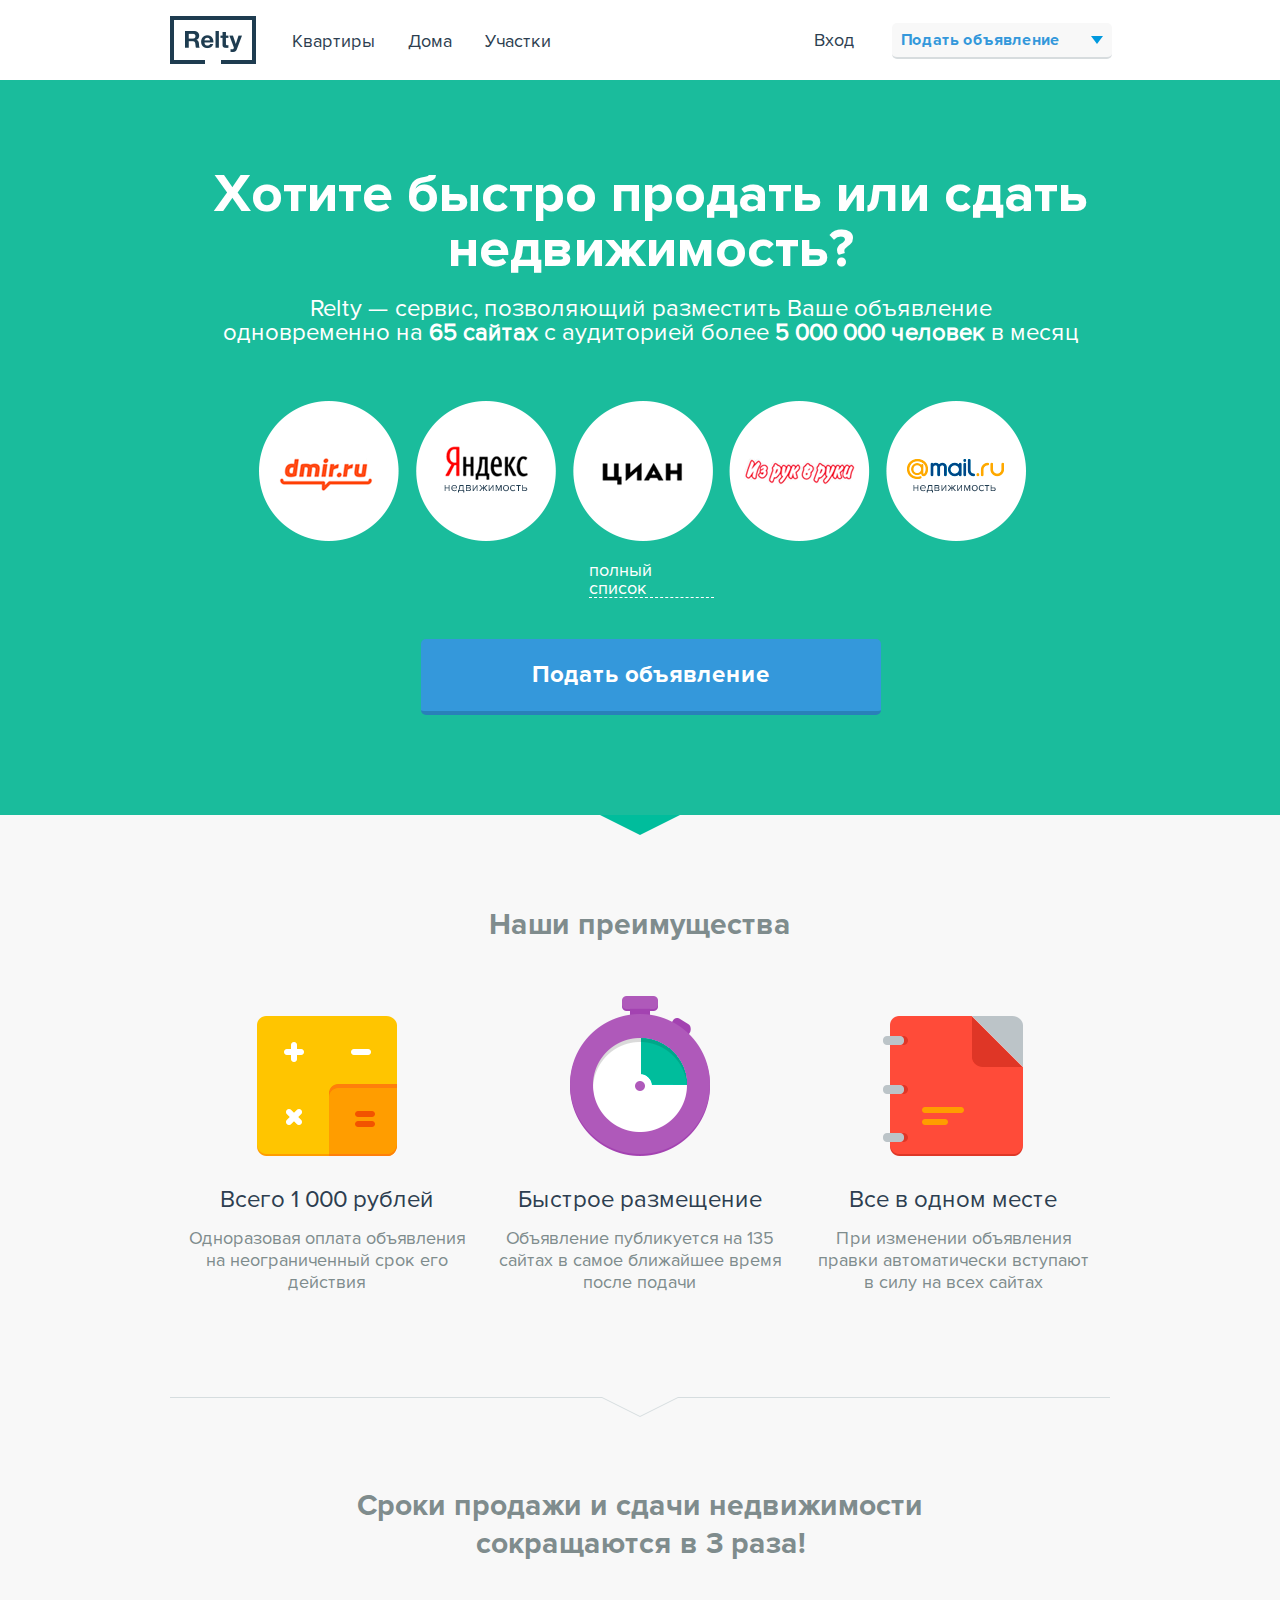
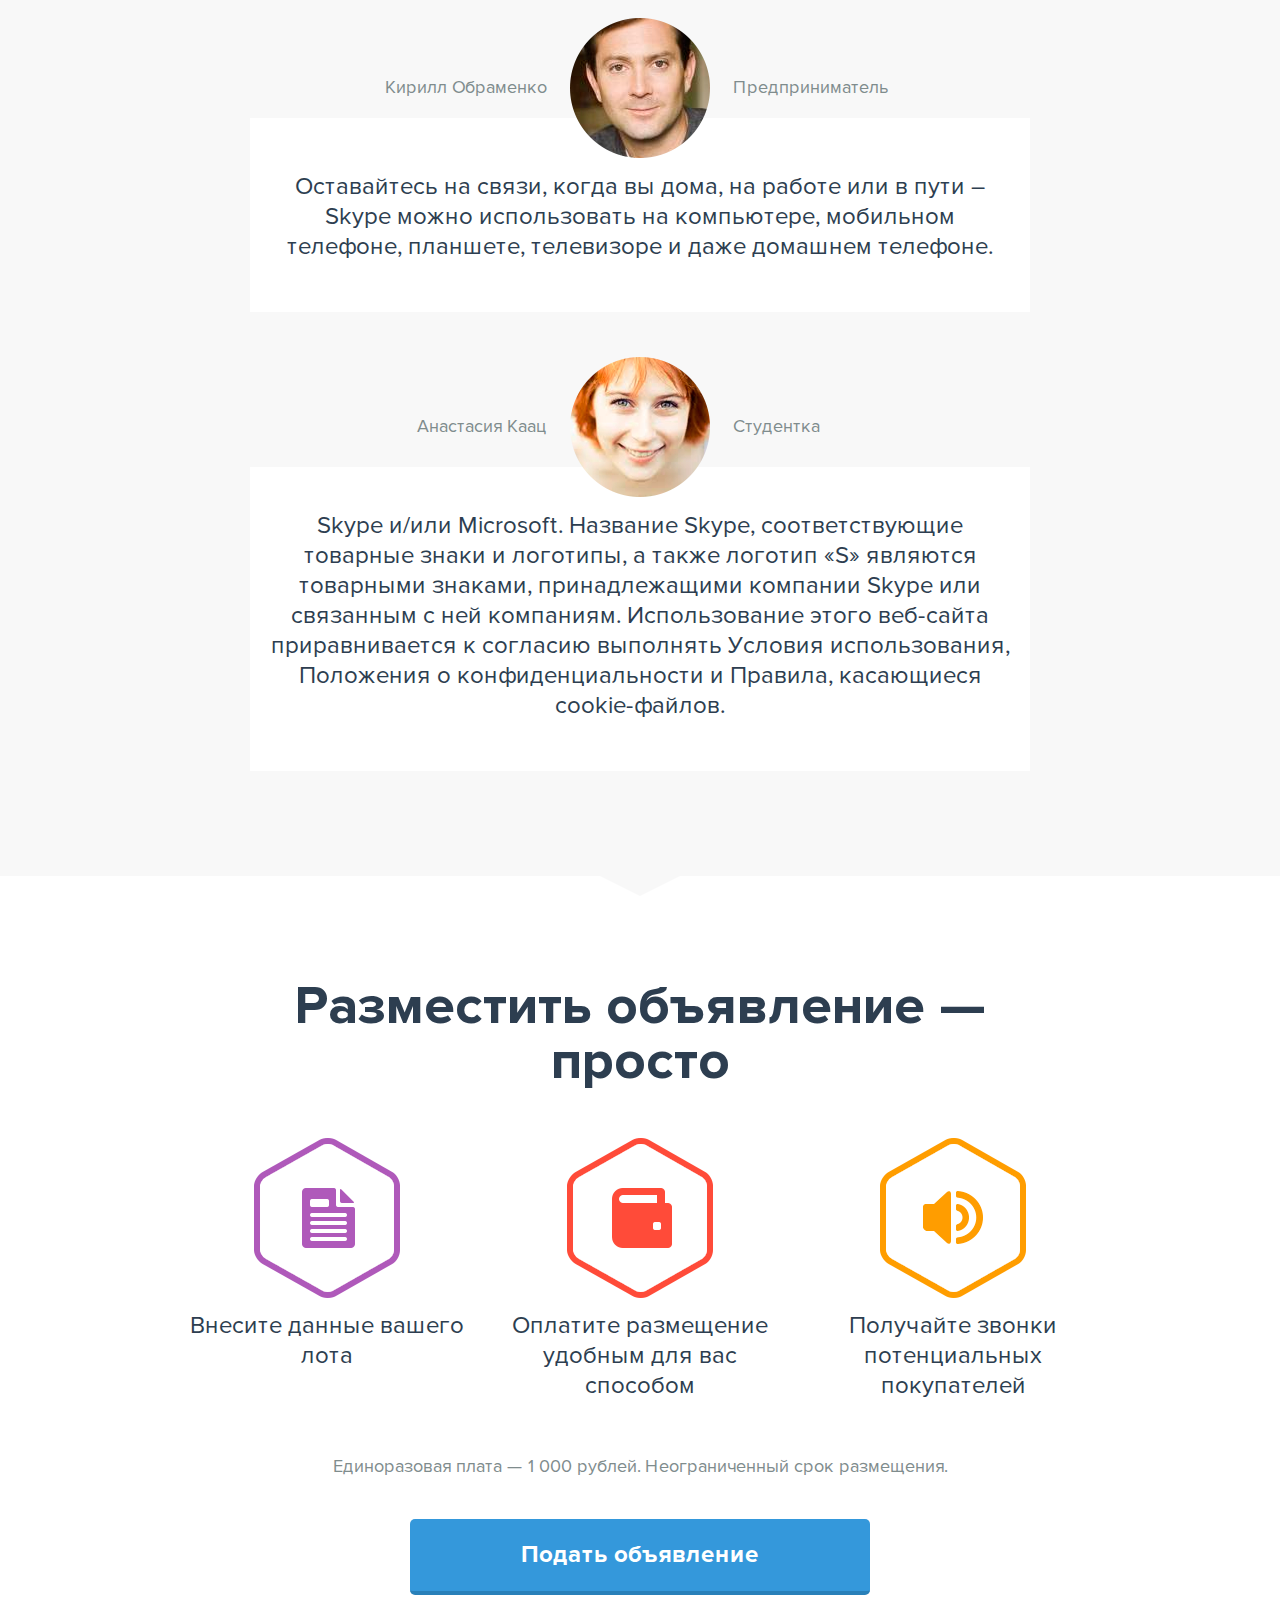
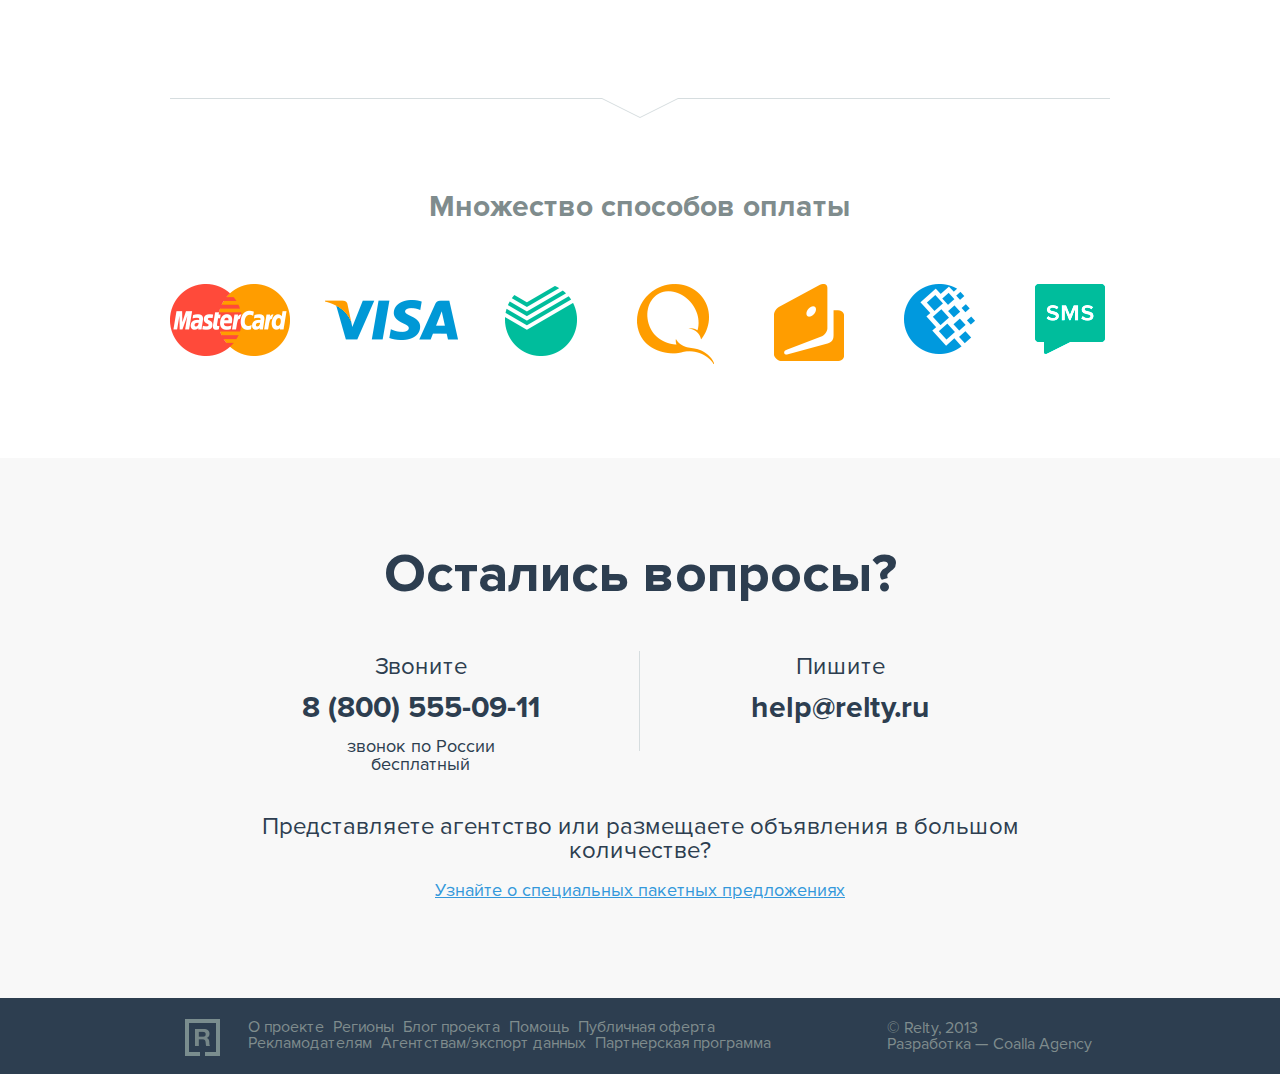
<file: index.html>
<!DOCTYPE html>
<!--[if lt IE 7]><html lang="ru" class="lt-ie9 lt-ie8 lt-ie7"><![endif]-->
<!--[if IE 7]><html lang="ru" class="lt-ie9 lt-ie8"><![endif]-->
<!--[if IE 8]><html lang="ru" class="lt-ie9"><![endif]-->
<!--[if gt IE 8]><!-->
<html lang="ru">
<!--<![endif]-->
<head>
	<meta charset="utf-8" />
	<title>Coalla</title>
	<meta name="description" content="" />
	<meta http-equiv="X-UA-Compatible" content="IE=edge" />
	<meta name="viewport" content="width=device-width, initial-scale=1.0" />
	<link rel="shortcut icon" href="img/favicon1.png" />
	<link rel="stylesheet" href="libs/bootstrap/bootstrap-grid-3.3.1.min.css" />
	<link rel="stylesheet" href="css/screen.css" />
</head>
<body>

<header class="container">
	<div class="col-xs-1">
		<img src="img/logoheader.png">
	</div>
	<div class="col-xs-7">
		<a href="">Квартиры</a>
		<a href="">Дома</a>
		<a href="">Участки</a>
	</div>
	<div class="col-xs-4">
		<a href="#" class="enter">Вход</a>
		<div class="box2">
	    <h3>Подать объявление<span class="expand2"></span></h3>
		    <ul>
		        <li>Земельный участок</li>
		        <li>Участок с домом</li>
		        <li>Квартира</li>
		        <li class="noactive">Комната</li>
		    </ul>
		</div>
	</div>
</header>
<div class="property">
	<div class="container">
		<h1>Хотите быстро продать или сдать <br/>недвижимость?</h1>
		<p>Relty — сервис, позволяющий разместить Ваше объявление <br/>
			 одновременно на <b>65 сайтах</b> c аудиторией более <b>5 000 000 человек</b> в месяц
		</p>
		<div class="col-xs-1"></div>
		<div class="col-xs-2"><img src="img/pr1.png"></div>
		<div class="col-xs-2"><img src="img/pr2.png"></div>
		<div class="col-xs-2"><img src="img/pr3.png"></div>
		<div class="col-xs-2"><img src="img/pr4.png"></div>
		<div class="col-xs-2"><img src="img/pr5.png"></div>
		<a href="#">полный список</a>
		<button>Подать объявление</button>
	</div>
</div>
<div class="advantages">
	<div class="container">
		<h3>Наши преимущества</h3>
		<div class="col-xs-4">
			<img src="img/prop1.png">
			<h5>Всего 1 000 рублей</h5>
			<p>Одноразовая оплата объявления на неограниченный срок его действия</p>
		</div>
		<div class="col-xs-4">
			<img src="img/prop2.png" class="topon">
			<h5>Быстрое размещение</h5>
			<p>Объявление публикуется на 135 сайтах в самое ближайшее время после подачи</p>
		</div>
		<div class="col-xs-4">
			<img src="img/prop3.png">
			<h5>Все в одном месте</h5>
			<p>При изменении объявления  правки автоматически вступают в силу на всех сайтах</p>
		</div>
	</div>
</div>
<div class="dates">
	<div class="container">
		<h3>Сроки продажи и сдачи недвижимости <br/> сокращаются в 3 раза!</h3>
		<div class="col-xs-5">Кирилл Обраменко</div>
		<div class="col-xs-2"><img src="img/dates1.png"></div>
		<div class="col-xs-5 left5">Предприниматель</div>
		<p>Оставайтесь на связи, когда вы дома, на работе или в пути – <br/>Skype можно использовать на компьютере, мобильном <br/>телефоне, планшете, телевизоре и даже домашнем телефоне.</p>
		<div class="col-xs-5">Анастасия Каац</div>
		<div class="col-xs-2"><img src="img/dates2.png"></div>
		<div class="col-xs-5 left5">Студентка</div>
		<p class="dateslast">Skype и/или Microsoft. Название Skype, соответствующие<br/>
		 товарные знаки и логотипы, а также логотип «S» являются<br/>
		  товарными знаками, принадлежащими компании Skype или<br/>
		   связанным с ней компаниям. Использование этого веб-сайта<br/>
		    приравнивается к согласию выполнять Условия использования,<br/>
		     Положения о конфиденциальности и Правила, касающиеся<br/>
		      cookie-файлов.</p>

	</div>
</div>
<div class="place">
	<div class="container">
		<h2>Разместить объявление —<br/> просто</h2>
		<div class="col-xs-4">
			<img src="img/pl1.png">	
			<p>Внесите данные вашего лота</p>
		</div>
		<div class="col-xs-4">
			<img src="img/pl2.png">	
			<p>Оплатите размещение удобным для вас способом</p>
		</div>
		<div class="col-xs-4">
			<img src="img/pl3.png">	
			<p>Получайте звонки потенциальных покупателей</p>
		</div>
		<p class="payplace">Единоразовая плата — 1 000 рублей. Неограниченный срок размещения.</p>
		<button>Подать объявление</button>
	</div>
</div>
<div class="pay">
	<div class="container">
		<h3>Множество способов оплаты</h3>
		<img src="img/pay1.png" class="pay1">
		<img src="img/pay2.png" class="pay2">
		<img src="img/pay3.png" class="pay3">
		<img src="img/pay4.png" class="pay4">
		<img src="img/pay5.png" class="pay5">
		<img src="img/pay6.png" class="pay6">
		<img src="img/pay7.png" class="pay7">
	</div>
</div>
<div class="question">
	<div class="container">
		<h2>Остались вопросы?</h2>
		<div class="col-xs-5 queleft">
			<p>Звоните</p>
			<h4>8 (800) 555-09-11</h4>
			<span>звонок по России бесплатный</span>
		</div>
		<div class="col-xs-2">
			<img src="img/plashka.png">
		</div>
		<div class="col-xs-5 queright">
			<p>Пишите</p>
			<h4>help@relty.ru</h4>
		</div>
		<p>Представляете агентство или размещаете объявления в большом<br/> количестве?</p>
		<a href="#">Узнайте о специальных пакетных предложениях</a>
	</div>
</div>
<footer>
	<div class="container">
		<div class="col-xs-1">
			<img src="img/logofooter.png">
		</div>
		<div class="col-xs-7">
			<a href="#">О проекте</a>
			<a href="#">Регионы</a>
			<a href="#">Блог проекта</a>
			<a href="#">Помощь</a>
			<a href="#">Публичная оферта</a><br/>
			<a href="#">Рекламодателям</a>
			<a href="#">Агентствам/экспорт данных</a>
			<a href="#">Партнерская программа </a>
		</div>
		<div class="col-xs-4">
			© Relty, 2013   <br/>
			Разработка — <a href="#">Coalla Agency</a>
		</div>
	</div>
	
</footer>








	<!--[if lt IE 9]>
	<script src="libs/html5shiv/es5-shim.min.js"></script>
	<script src="libs/html5shiv/html5shiv.min.js"></script>
	<script src="libs/html5shiv/html5shiv-printshiv.min.js"></script>
	<script src="libs/respond/respond.min.js"></script>
	<![endif]-->
	<script src="libs/jquery/jquery-1.11.1.min.js"></script>	
	<script type="text/javascript" src="libs/jqueryrotate.2.1/jqueryrotate.2.1.js"></script>

	<script src="js/common.js"></script>
	<!-- Yandex.Metrika counter --><!-- /Yandex.Metrika counter -->
	<!-- Google Analytics counter --><!-- /Google Analytics counter -->
</body>
</html>
</file>
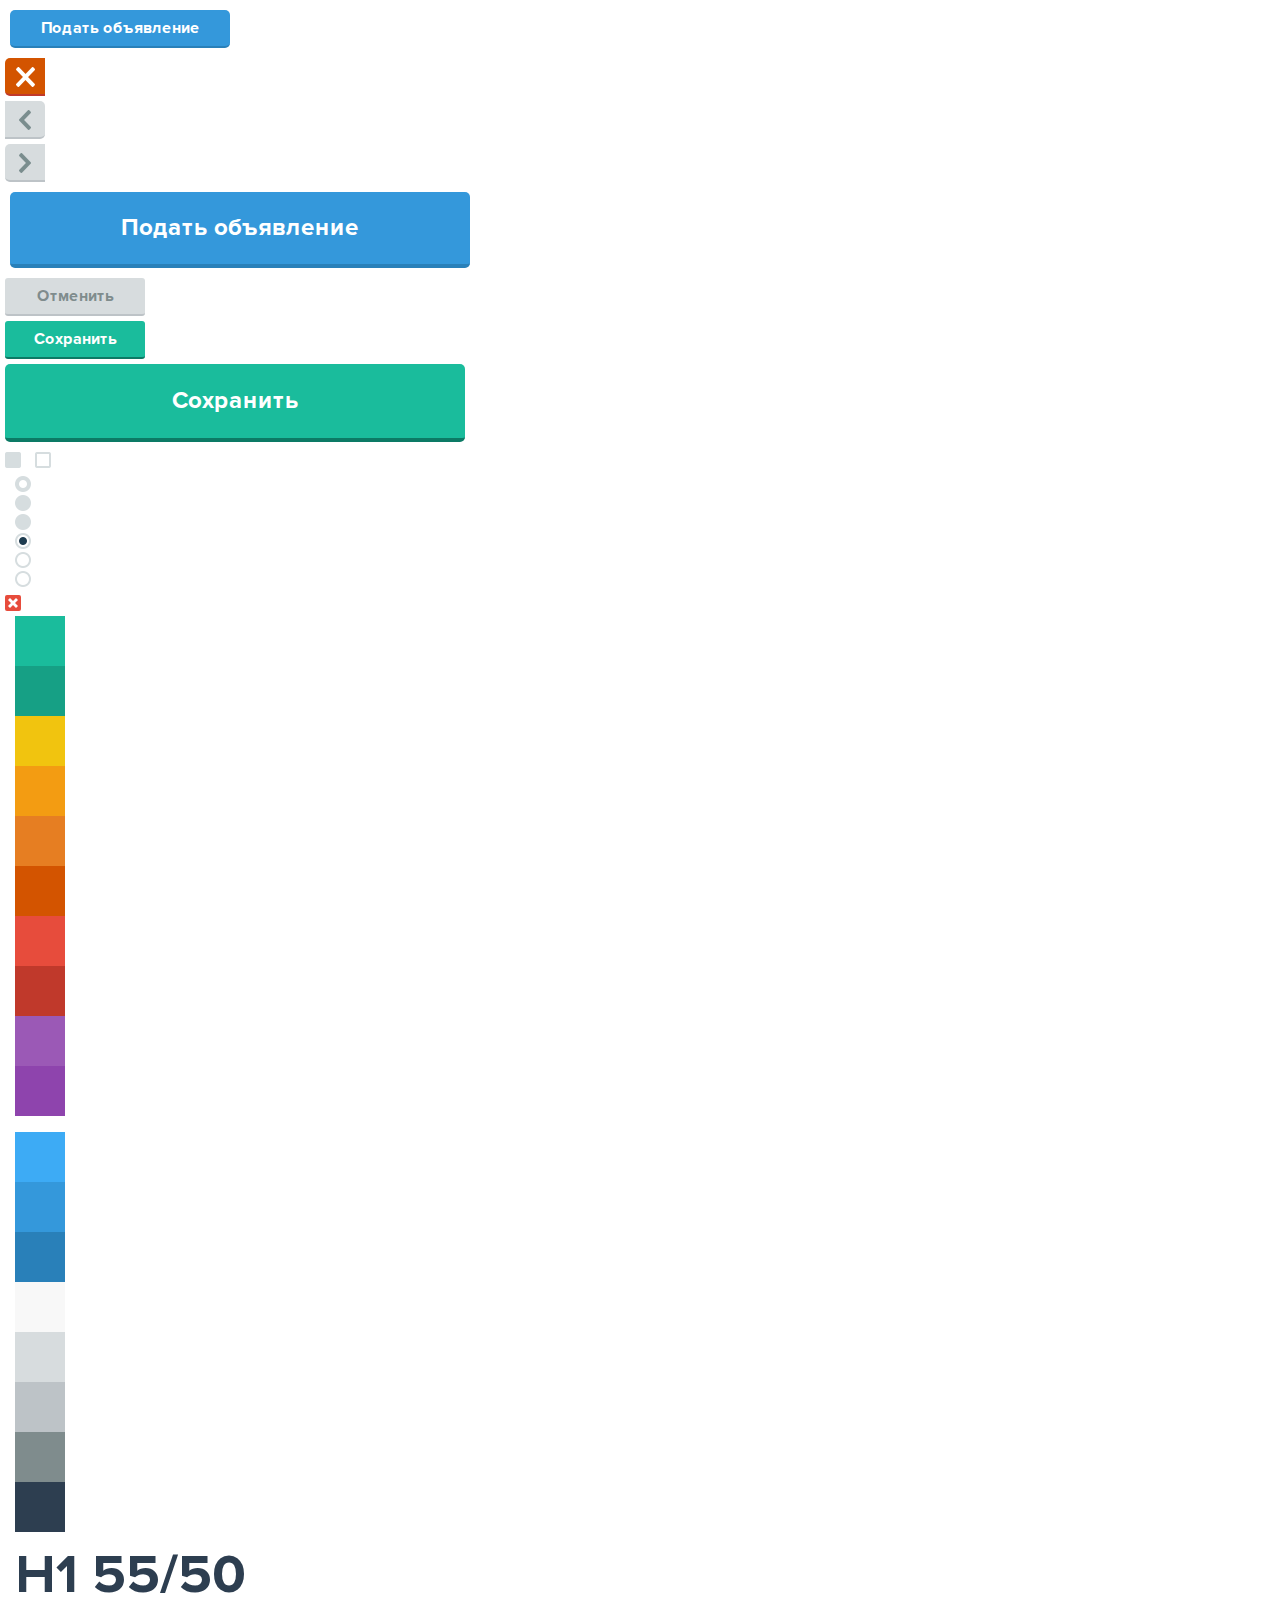
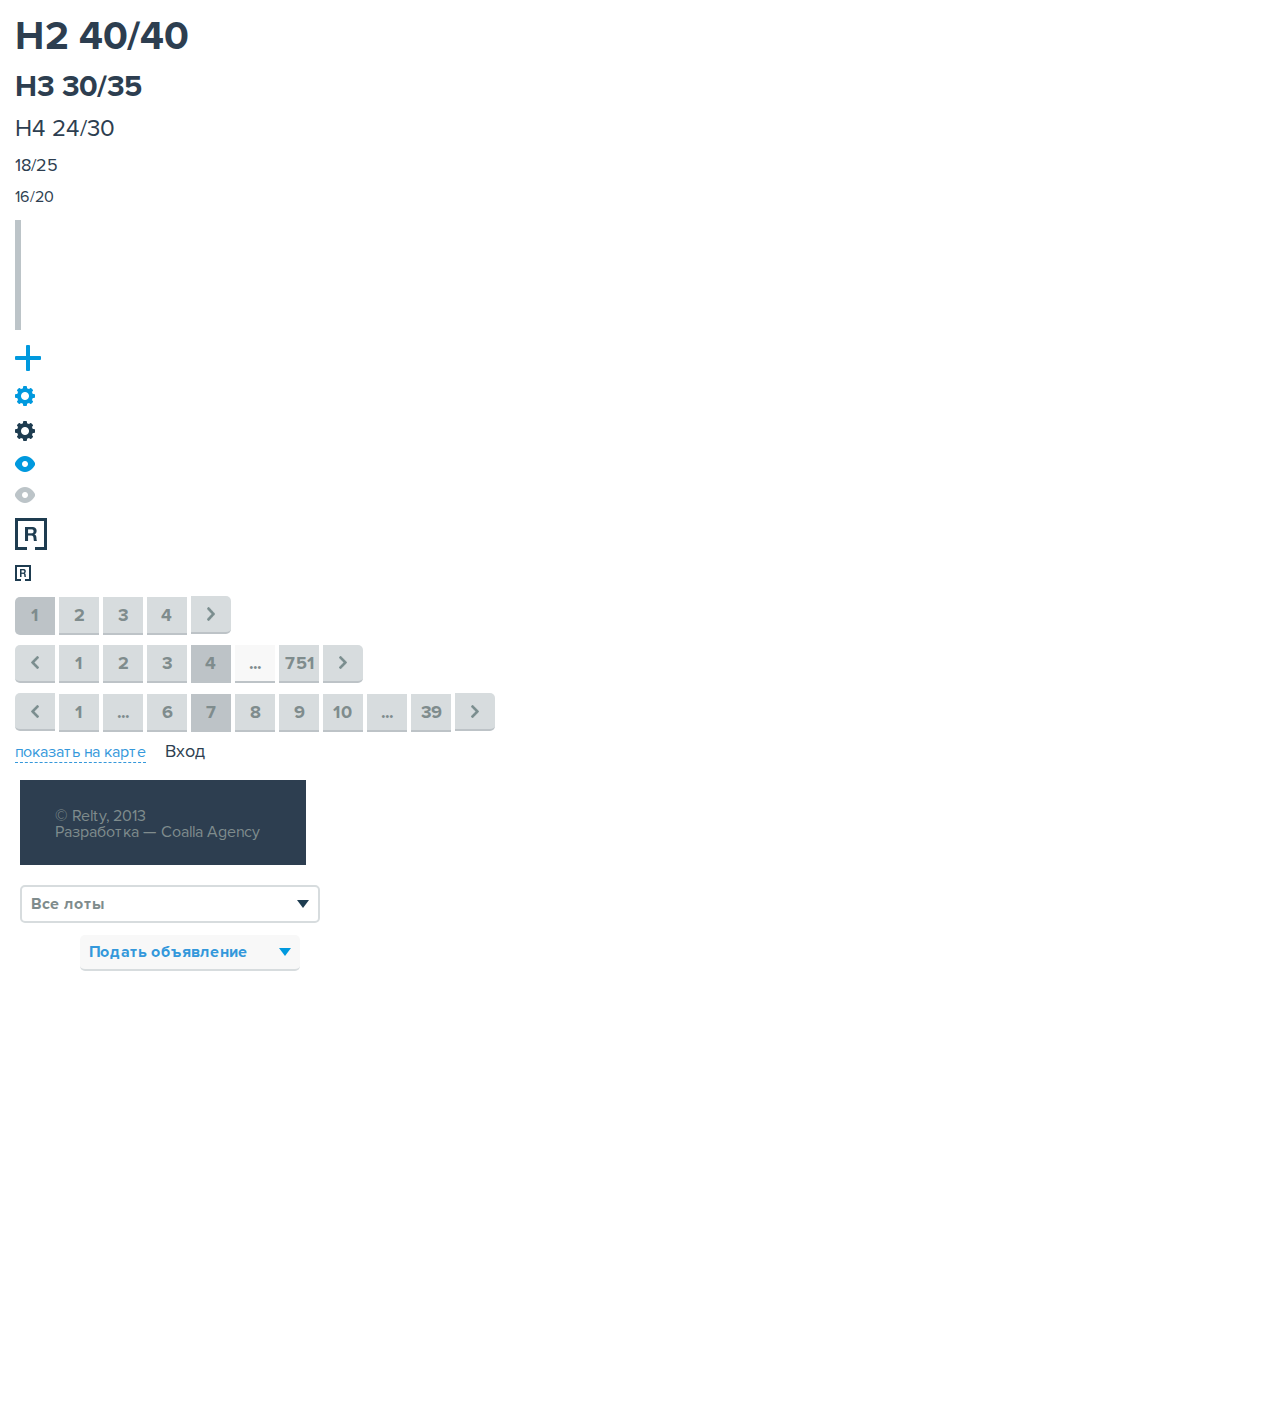
<file: index2.html>
<!DOCTYPE html>
<!--[if lt IE 7]><html lang="ru" class="lt-ie9 lt-ie8 lt-ie7"><![endif]-->
<!--[if IE 7]><html lang="ru" class="lt-ie9 lt-ie8"><![endif]-->
<!--[if IE 8]><html lang="ru" class="lt-ie9"><![endif]-->
<!--[if gt IE 8]><!-->
<html lang="ru">
<!--<![endif]-->
<head>
	<meta charset="utf-8" />
	<title>Coalla2</title>
	<meta name="description" content="" />
	<meta http-equiv="X-UA-Compatible" content="IE=edge" />
	<meta name="viewport" content="width=device-width, initial-scale=1.0" />
	<link rel="shortcut icon" href="img/favicon1.png" />
	<link rel="stylesheet" href="libs/bootstrap/bootstrap-grid-3.3.1.min.css" />
	<link rel="stylesheet" href="css/screen.css" />
</head>
<body style="height:3000px;">
<div class="coalla2">
	<button class="btn1">Подать объявление</button>
	<button class="btn2"><img src="img/del.png"></button>
	<button class="btn3"><img src="img/arrowleft.png"></button>
	<button class="btn4"><img src="img/arrowright.png"></button>	
	<button class="btn5">Подать объявление</button>
	<button class="btn6">Отменить</button>
	<button class="btn7">Сохранить</button>
	<button class="btn8">Сохранить</button>

	
	<span class="niceCheck"><input type="checkbox" name="ch1" /></span>


	<span class="niceCheck2"><input type="checkbox" name="ch1" /></span>



	<div class="rd">
		<input type="radio" class="niceRadio" name="myradio" id="myradio1" tabindex="1" checked="checked"/> <label for="myradio1">первый</label>
	</div>
	<div class="rd">
		<input type="radio" class="niceRadio" name="myradio" id="myradio2" tabindex="2" /> <label for="myradio2">второй</label>
	</div>
	<div class="rd">
		<input type="radio" class="niceRadio" name="myradio" id="myradio3" tabindex="3" /> <label for="myradio3">третий</label>
	</div>


	<div class="rd">
		<input type="radio" class="niceRadio2" name="myradio" id="myradio4" tabindex="4" checked="checked"/> <label for="myradio1">первый</label>
	</div>
	<div class="rd">
		<input type="radio" class="niceRadio2" name="myradio" id="myradio5" tabindex="5" /> <label for="myradio2">второй</label>
	</div>
	<div class="rd">
		<input type="radio" class="niceRadio2" name="myradio" id="myradio6" tabindex="6" /> <label for="myradio3">третий</label>
	</div>


	<button class="btn9"><img src="img/del2.png"></button>

	<div class="color color1"></div>
	<div class="color color2"></div>
	<div class="color color3"></div>
	<div class="color color4"></div>
	<div class="color color5"></div>
	<div class="color color6"></div>
	<div class="color color7"></div>
	<div class="color color8"></div>
	<div class="color color9"></div>
	<div class="color color10"></div>
	<br/>
	<div class="color color11"></div>
	<div class="color color12"></div>
	<div class="color color13"></div>
	<div class="color color14"></div>
	<div class="color color15"></div>
	<div class="color color16"></div>
	<div class="color color17"></div>
	<div class="color color18"></div>

	<h1>Н1 55/50</h1>
	<h2>Н2 40/40</h2>
	<h3>Н3 30/35</h3>
	<h4>Н4 24/30</h4>
	<h5>18/25</h5>
	<h6>16/20</h6>

	<div class="imgall">
		<img src="img/scrollbar.png">
		<img src="img/plus.png">
		<img src="img/rounded1.png">
		<img src="img/rounded2.png">
		<img src="img/eye1.png">
		<img src="img/eye2.png">
		<img src="img/favicon1.png">
		<img src="img/favicon2.png">
	</div>



	<div class="btns">
		<button class="active">1</button>
		<button>2</button>
		<button>3</button>
		<button>4</button>		
		<button><img src="img/arrowright2.png"></button>
	</div>



	<div class="btns">
		<button><img src="img/arrowleft2.png"></button>
		<button>1</button>
		<button>2</button>
		<button>3</button>
		<button class="active">4</button>
		<button class="point">...</button>
		<button>751</button>	
		<button><img src="img/arrowright2.png"></button>
	</div>



	<div class="btns">
		<button><img src="img/arrowleft2.png"></button>
		<button>1</button>
		<button>...</button>
		<button>6</button>
		<button class="active">7</button>
		<button>8</button>
		<button>9</button>
		<button>10</button>
		<button>...</button>
		<button>39</button>	
		<button><img src="img/arrowright2.png"></button>
	</div>




	<a href="#" class="onmap">показать на карте</a>


	<a href="#" class="enter2">Вход</a>


	<div class="footer">
		© Relty, 2013  <br/>
		Разработка — <a href="#">Coalla Agency</a>
	</div>



	<div class="box">
	    <h3>Все лоты<span class="expand"></span></h3>
	    <ul>
	        <li>Опубликованные</li>
	        <li>В архиве</li>
	        <li>Отклоненные</li>
	        <li>Синхронизируются</li>
	    </ul>
	</div>


	<div class="box2">
	    <h3>Подать объявление<span class="expand2"></span></h3>
	    <ul>
	        <li>Земельный участок</li>
	        <li>Участок с домом</li>
	        <li>Квартира</li>
	        <li class="noactive">Комната</li>
	    </ul>
	</div>



</div>

	







	<!--[if lt IE 9]>
	<script src="libs/html5shiv/es5-shim.min.js"></script>
	<script src="libs/html5shiv/html5shiv.min.js"></script>
	<script src="libs/html5shiv/html5shiv-printshiv.min.js"></script>
	<script src="libs/respond/respond.min.js"></script>
	<![endif]-->
	<script src="libs/jquery/jquery-1.11.1.min.js"></script>
	<script type="text/javascript" src="libs/jqueryrotate.2.1/jqueryrotate.2.1.js"></script>
	<script src="js/common.js"></script>
	<!-- Yandex.Metrika counter --><!-- /Yandex.Metrika counter -->
	<!-- Google Analytics counter --><!-- /Google Analytics counter -->
</body>
</html>
</file>
<file: css/screen.css>
@charset "UTF-8";
/* Welcome to Compass.
 * In this file you should write your main styles. (or centralize your imports)
 * Import this file using the following HTML or equivalent:
 * <link href="/stylesheets/screen.css" media="screen, projection" rel="stylesheet" type="text/css" /> */
/* line 5, C:/Ruby22-x64/lib/ruby/gems/2.2.0/gems/compass-core-1.0.3/stylesheets/compass/reset/_utilities.scss */
html, body, div, span, applet, object, iframe,
h1, h2, h3, h4, h5, h6, p, blockquote, pre,
a, abbr, acronym, address, big, cite, code,
del, dfn, em, img, ins, kbd, q, s, samp,
small, strike, strong, sub, sup, tt, var,
b, u, i, center,
dl, dt, dd, ol, ul, li,
fieldset, form, label, legend,
table, caption, tbody, tfoot, thead, tr, th, td,
article, aside, canvas, details, embed,
figure, figcaption, footer, header, hgroup,
menu, nav, output, ruby, section, summary,
time, mark, audio, video {
  margin: 0;
  padding: 0;
  border: 0;
  font: inherit;
  font-size: 100%;
  vertical-align: baseline;
}

/* line 22, C:/Ruby22-x64/lib/ruby/gems/2.2.0/gems/compass-core-1.0.3/stylesheets/compass/reset/_utilities.scss */
html {
  line-height: 1;
}

/* line 24, C:/Ruby22-x64/lib/ruby/gems/2.2.0/gems/compass-core-1.0.3/stylesheets/compass/reset/_utilities.scss */
ol, ul {
  list-style: none;
}

/* line 26, C:/Ruby22-x64/lib/ruby/gems/2.2.0/gems/compass-core-1.0.3/stylesheets/compass/reset/_utilities.scss */
table {
  border-collapse: collapse;
  border-spacing: 0;
}

/* line 28, C:/Ruby22-x64/lib/ruby/gems/2.2.0/gems/compass-core-1.0.3/stylesheets/compass/reset/_utilities.scss */
caption, th, td {
  text-align: left;
  font-weight: normal;
  vertical-align: middle;
}

/* line 30, C:/Ruby22-x64/lib/ruby/gems/2.2.0/gems/compass-core-1.0.3/stylesheets/compass/reset/_utilities.scss */
q, blockquote {
  quotes: none;
}
/* line 103, C:/Ruby22-x64/lib/ruby/gems/2.2.0/gems/compass-core-1.0.3/stylesheets/compass/reset/_utilities.scss */
q:before, q:after, blockquote:before, blockquote:after {
  content: "";
  content: none;
}

/* line 32, C:/Ruby22-x64/lib/ruby/gems/2.2.0/gems/compass-core-1.0.3/stylesheets/compass/reset/_utilities.scss */
a img {
  border: none;
}

/* line 116, C:/Ruby22-x64/lib/ruby/gems/2.2.0/gems/compass-core-1.0.3/stylesheets/compass/reset/_utilities.scss */
article, aside, details, figcaption, figure, footer, header, hgroup, main, menu, nav, section, summary {
  display: block;
}

@font-face {
  font-family: Proximanovaregular;
  /* ╨У╨░╤А╨╜╨╕╤В╤Г╤А╨░ ╤И╤А╨╕╤Д╤В╨░ */
  src: url(../fonts/proximanovaregular.ttf);
  /* ╨Я╤Г╤В╤М ╨║ ╤Д╨░╨╣╨╗╤Г ╤Б╨╛ ╤И╤А╨╕╤Д╤В╨╛╨╝ */
}
@font-face {
  font-family: Proximanovabold;
  /* ╨У╨░╤А╨╜╨╕╤В╤Г╤А╨░ ╤И╤А╨╕╤Д╤В╨░ */
  src: url(../fonts/proximanovabold.ttf);
  /* ╨Я╤Г╤В╤М ╨║ ╤Д╨░╨╣╨╗╤Г ╤Б╨╛ ╤И╤А╨╕╤Д╤В╨╛╨╝ */
}
/* line 17, ../sass/screen.scss */
body {
  font-family: Proximanovaregular;
}

/* line 20, ../sass/screen.scss */
.container {
  width: 940px;
  padding: 0px;
}

/* line 25, ../sass/screen.scss */
header a {
  font-size: 18px;
  color: #2d3e50;
}
/* line 28, ../sass/screen.scss */
header a:hover {
  color: #3498db;
}
/* line 32, ../sass/screen.scss */
header .col-xs-1 {
  padding-left: 0px;
  padding-top: 16px;
}
/* line 36, ../sass/screen.scss */
header .col-xs-7 {
  padding-top: 32px;
}
/* line 38, ../sass/screen.scss */
header .col-xs-7 a {
  padding-left: 29px;
}
/* line 42, ../sass/screen.scss */
header .col-xs-4 {
  padding-top: 31px;
}
/* line 44, ../sass/screen.scss */
header .col-xs-4 a {
  display: block;
  padding-left: 2px;
}

/* line 50, ../sass/screen.scss */
.enter {
  float: left;
}

/* line 53, ../sass/screen.scss */
.meny {
  float: left;
  margin-left: 52px;
}
/* line 56, ../sass/screen.scss */
.meny li {
  font-size: 16px;
  font-family: Proximanovabold;
  color: #3498db;
}
/* line 61, ../sass/screen.scss */
.meny li:hover {
  cursor: pointer;
}
/* line 64, ../sass/screen.scss */
.meny li ul {
  display: none;
}
/* line 69, ../sass/screen.scss */
.meny li:hover ul {
  display: block;
}

/* line 76, ../sass/screen.scss */
.property {
  width: 100%;
  background-color: #1abc9c;
  margin-top: 13px;
  padding-top: 86px;
  padding-left: 22px;
  min-width: 940px;
}
/* line 83, ../sass/screen.scss */
.property h1 {
  font-size: 55px;
  font-family: Proximanovabold;
  color: #fff;
  text-align: center;
}
/* line 89, ../sass/screen.scss */
.property p {
  font-size: 24px;
  text-align: center;
  color: #fff;
  padding-top: 21px;
  margin-bottom: 56px;
}
/* line 95, ../sass/screen.scss */
.property p b {
  font-weight: bold;
}
/* line 99, ../sass/screen.scss */
.property a {
  display: block;
  width: 125px;
  margin: 0 auto;
  color: #fff;
  font-size: 18px;
  padding-top: 160px;
  border-bottom: 1px dashed #fff;
}
/* line 108, ../sass/screen.scss */
.property .col-xs-2, .property .col-xs-1 {
  padding: 0;
}
/* line 111, ../sass/screen.scss */
.property button {
  margin: 0 auto;
  display: block;
  background-color: #3498db;
  font-size: 24px;
  color: #fff;
  font-family: Proximanovabold;
  width: 460px;
  height: 76px;
  border-radius: 5px;
  border: none;
  border-bottom: 4px solid #2980b9;
  margin-top: 41px;
  margin-bottom: 100px;
  outline: none;
}
/* line 126, ../sass/screen.scss */
.property button:hover {
  background-color: #3dabf5;
}
/* line 129, ../sass/screen.scss */
.property button:active {
  border: none;
  background-color: #3dabf5;
}

/* line 135, ../sass/screen.scss */
.advantages {
  background-image: url(../img/backgroundproperty.png);
  background-repeat: no-repeat;
  background-position: top center;
  background-color: #f8f8f8;
  min-width: 940px;
  padding-top: 95px;
}
/* line 143, ../sass/screen.scss */
.advantages div h3 {
  text-align: center;
  font-size: 30px;
  font-family: Proximanovabold;
  margin-bottom: 76px;
  color: #7f8c8d;
}
/* line 150, ../sass/screen.scss */
.advantages div div {
  text-align: center;
  margin-bottom: 104px;
}
/* line 153, ../sass/screen.scss */
.advantages div div h5 {
  font-size: 24px;
  color: #2d3e50;
  margin-top: 29px;
}
/* line 158, ../sass/screen.scss */
.advantages div div p {
  font-size: 18px;
  color: #7f8c8d;
  margin-top: 15px;
  line-height: 22px;
}
/* line 164, ../sass/screen.scss */
.advantages div div .topon {
  margin-top: -20px;
}

/* line 171, ../sass/screen.scss */
.dates {
  padding-top: 90px;
  line-height: 38px;
  background-image: url(../img/backgrounddates.png);
  background-repeat: no-repeat;
  background-position: top center;
  background-color: #f8f8f8;
  min-width: 940px;
}
/* line 179, ../sass/screen.scss */
.dates h3 {
  text-align: center;
  font-size: 30px;
  font-family: Proximanovabold;
  margin-bottom: 55px;
  color: #7f8c8d;
}
/* line 186, ../sass/screen.scss */
.dates .col-xs-5 {
  font-size: 18px;
  color: #7f8c8d;
  text-align: right;
  padding-top: 50px;
}
/* line 192, ../sass/screen.scss */
.dates .left5 {
  text-align: left;
  margin-bottom: 66px;
}
/* line 196, ../sass/screen.scss */
.dates .col-xs-2 {
  padding: 0;
  text-align: center;
}
/* line 200, ../sass/screen.scss */
.dates p {
  font-size: 24px;
  color: #2d3e50;
  text-align: center;
  line-height: 30px;
  background-color: #fff;
  padding-bottom: 50px;
  width: 780px;
  margin: 155px auto 45px;
}
/* line 210, ../sass/screen.scss */
.dates .dateslast {
  margin-bottom: 105px;
}

/* line 214, ../sass/screen.scss */
.place {
  background-image: url(../img/backgroundplace.png);
  background-repeat: no-repeat;
  background-position: top center;
  padding-top: 102px;
  min-width: 940px;
}
/* line 220, ../sass/screen.scss */
.place h2 {
  font-size: 55px;
  font-family: Proximanovabold;
  color: #2d3e50;
  text-align: center;
  margin-bottom: 50px;
}
/* line 227, ../sass/screen.scss */
.place .col-xs-4 {
  text-align: center;
  margin-bottom: 56px;
}
/* line 230, ../sass/screen.scss */
.place .col-xs-4 p {
  font-size: 24px;
  color: #2d3e50;
  margin-top: 10px;
  line-height: 30px;
}
/* line 237, ../sass/screen.scss */
.place .payplace {
  font-size: 18px;
  color: #7f8c8d;
  text-align: center;
  margin-bottom: 44px;
}
/* line 243, ../sass/screen.scss */
.place button {
  margin: 0 auto;
  display: block;
  background-color: #3498db;
  font-size: 24px;
  color: #fff;
  font-family: Proximanovabold;
  width: 460px;
  height: 76px;
  border-radius: 5px;
  border: none;
  border-bottom: 4px solid #2980b9;
  margin-top: 41px;
  margin-bottom: 100px;
  outline: none;
}
/* line 258, ../sass/screen.scss */
.place button:hover {
  background-color: #3dabf5;
}
/* line 261, ../sass/screen.scss */
.place button:active {
  border: none;
  background-color: #3dabf5;
}

/* line 267, ../sass/screen.scss */
.pay {
  background-image: url(../img/backgrounddates.png);
  background-repeat: no-repeat;
  background-position: top center;
  margin-top: 3px;
  padding-top: 94px;
  margin-bottom: 94px;
  min-width: 940px;
}
/* line 275, ../sass/screen.scss */
.pay h3 {
  text-align: center;
  font-size: 30px;
  font-family: Proximanovabold;
  margin-bottom: 55px;
  color: #7f8c8d;
}
/* line 282, ../sass/screen.scss */
.pay img {
  padding-right: 60px;
  float: left;
  display: block;
  padding-top: 7px;
}
/* line 288, ../sass/screen.scss */
.pay .pay1 {
  padding-right: 35px;
  padding-top: 7px;
}
/* line 292, ../sass/screen.scss */
.pay .pay2 {
  padding-right: 47px;
  padding-top: 23px;
}
/* line 296, ../sass/screen.scss */
.pay .pay3 {
  padding-top: 9px;
}
/* line 299, ../sass/screen.scss */
.pay .pay7 {
  padding-right: 0px;
}

/* line 303, ../sass/screen.scss */
.question {
  background-color: #f8f8f8;
  min-width: 940px;
  padding-top: 88px;
}
/* line 307, ../sass/screen.scss */
.question h2 {
  font-size: 55px;
  font-family: Proximanovabold;
  color: #2d3e50;
  text-align: center;
  margin-bottom: 50px;
}
/* line 314, ../sass/screen.scss */
.question .col-xs-5 {
  color: #2d3e50;
  text-align: center;
}
/* line 317, ../sass/screen.scss */
.question .col-xs-5 p {
  font-size: 24px;
}
/* line 320, ../sass/screen.scss */
.question .col-xs-5 h4 {
  font-size: 30px;
  font-family: Proximanovabold;
  margin-top: 14px;
}
/* line 325, ../sass/screen.scss */
.question .col-xs-5 span {
  font-size: 18px;
  margin-top: 14px;
  display: block;
}
/* line 331, ../sass/screen.scss */
.question .queleft {
  padding-left: 125px;
  padding-top: 4px;
}
/* line 335, ../sass/screen.scss */
.question .queright {
  padding-top: 4px;
  padding-right: 163px;
  margin-bottom: 92px;
}
/* line 340, ../sass/screen.scss */
.question .col-xs-2 {
  text-align: center;
}
/* line 343, ../sass/screen.scss */
.question p {
  font-size: 24px;
  color: #2d3e50;
  text-align: center;
}
/* line 348, ../sass/screen.scss */
.question a {
  font-size: 18px;
  color: #3498db;
  text-decoration: underline;
  text-align: center;
  margin-top: 18px;
  display: block;
  margin-bottom: 99px;
}

/* line 358, ../sass/screen.scss */
footer {
  background-color: #2d3e50;
  padding-top: 21px;
  padding-bottom: 15px;
  min-width: 940px;
}
/* line 363, ../sass/screen.scss */
footer .col-xs-7 {
  padding: 0px;
}
/* line 365, ../sass/screen.scss */
footer .col-xs-7 a {
  color: #7f8c8d;
  font-size: 16px;
  padding-right: 5px;
}
/* line 371, ../sass/screen.scss */
footer .col-xs-4 {
  font-size: 16px;
  color: #7f8c8d;
  padding-left: 90px;
  padding-top: 1px;
}
/* line 376, ../sass/screen.scss */
footer .col-xs-4 a {
  font-size: 16px;
  color: #7f8c8d;
}
/* line 379, ../sass/screen.scss */
footer .col-xs-4 a:hover {
  color: #bdc3c7;
}

/* line 385, ../sass/screen.scss */
.box2 {
  width: 220px;
  margin: 0px;
  display: block;
  float: left;
  margin-top: -8px;
  margin-left: 80px;
  position: absolute;
  background: #f8f8f8;
  border-bottom: 2px solid #d7dcde;
  padding: 4px;
  font-family: Proximanovabold !important;
  -moz-border-radius: 5px;
  -webkit-border-radius: 5px;
}
/* line 399, ../sass/screen.scss */
.box2 .expand2 {
  background-image: url(../img/btndown3.png);
  width: 12px;
  height: 8px;
  margin-top: 4px;
}
/* line 405, ../sass/screen.scss */
.box2:hover {
  border: none;
}
/* line 408, ../sass/screen.scss */
.box2 h3 {
  -moz-border-radius: 5px;
  -webkit-border-radius: 5px;
  padding: 5px;
  background: -moz-linear-gradient(center top, #f8f8f8 0%, #f8f8f8 100%);
  background: -webkit-gradient(linear, left top, left bottom, color-stop(0, #f8f8f8), color-stop(1, #f8f8f8));
  color: #3498db;
  font-size: 16px;
  margin: 0;
}
/* line 418, ../sass/screen.scss */
.box2 h3 span {
  float: right;
  cursor: pointer;
}
/* line 422, ../sass/screen.scss */
.box2 h3 span:hover {
  text-shadow: 0px 0px 3px #a1eeff;
}
/* line 425, ../sass/screen.scss */
.box2 ul {
  padding: 5px;
  overflow: hidden;
  margin: 0;
}
/* line 430, ../sass/screen.scss */
.box2 ul li {
  font-size: 16px;
  color: #3498db;
  padding: 10px 15px;
  font-family: Proximanovaregular;
}
/* line 435, ../sass/screen.scss */
.box2 ul li:hover {
  background-color: #3498db;
  color: #fff;
  cursor: pointer;
}
/* line 441, ../sass/screen.scss */
.box2 .noactive {
  color: #d7dcde;
}
/* line 443, ../sass/screen.scss */
.box2 .noactive:hover {
  background-color: #f8f8f8;
  color: #d7dcde;
  cursor: default;
}

/* ╨║╨╜╨╛╨┐╨║╨╕ ╤Г╨┐╤А╨░╨▓╨╗╨╡╨╜╨╕╤П */
/* line 455, ../sass/screen.scss */
.coalla2 .btn1 {
  margin: 10px;
  display: block;
  background-color: #3498db;
  font-size: 16px;
  color: #fff;
  font-family: Proximanovabold;
  width: 220px;
  height: 38px;
  border-radius: 5px;
  border: none;
  border-bottom: 2px solid #2980b9;
  outline: none;
}
/* line 468, ../sass/screen.scss */
.coalla2 .btn1:hover {
  background-color: #3dabf5;
}
/* line 471, ../sass/screen.scss */
.coalla2 .btn1:active {
  border: none;
  background-color: #3dabf5;
}
/* line 476, ../sass/screen.scss */
.coalla2 .btn2 {
  width: 40px;
  height: 38px;
  background-color: #d35400;
  border: none;
  border-bottom: 2px solid #c0392b;
  border-radius: 5px 0px 0px 5px;
  margin: 5px;
  outline: none;
  display: block;
}
/* line 486, ../sass/screen.scss */
.coalla2 .btn2:hover {
  background-color: #e74c3c;
}
/* line 489, ../sass/screen.scss */
.coalla2 .btn2:active {
  border: none;
}
/* line 492, ../sass/screen.scss */
.coalla2 .btn2 img {
  margin-top: 5px;
}
/* line 496, ../sass/screen.scss */
.coalla2 .btn3 {
  width: 40px;
  display: block;
  height: 38px;
  background-color: #d7dcde;
  border: none;
  border-bottom: 2px solid #bdc3c7;
  border-radius: 0px 5px 5px 0px;
  margin: 5px;
  outline: none;
}
/* line 506, ../sass/screen.scss */
.coalla2 .btn3:hover {
  background-color: #f8f8f8;
}
/* line 509, ../sass/screen.scss */
.coalla2 .btn3:active {
  border: none;
}
/* line 512, ../sass/screen.scss */
.coalla2 .btn3 img {
  margin-top: 5px;
}
/* line 516, ../sass/screen.scss */
.coalla2 .btn4 {
  width: 40px;
  display: block;
  height: 38px;
  background-color: #d7dcde;
  border: none;
  border-bottom: 2px solid #bdc3c7;
  border-radius: 5px 0px 0px 5px;
  margin: 5px;
  outline: none;
}
/* line 526, ../sass/screen.scss */
.coalla2 .btn4:hover {
  background-color: #f8f8f8;
}
/* line 529, ../sass/screen.scss */
.coalla2 .btn4:active {
  border: none;
}
/* line 532, ../sass/screen.scss */
.coalla2 .btn4 img {
  margin-top: 5px;
}
/* line 536, ../sass/screen.scss */
.coalla2 .btn5 {
  margin: 10px;
  display: block;
  background-color: #3498db;
  font-size: 24px;
  color: #fff;
  font-family: Proximanovabold;
  width: 460px;
  height: 76px;
  border-radius: 5px;
  border: none;
  border-bottom: 4px solid #2980b9;
  outline: none;
}
/* line 549, ../sass/screen.scss */
.coalla2 .btn5:hover {
  background-color: #3dabf5;
}
/* line 552, ../sass/screen.scss */
.coalla2 .btn5:active {
  border: none;
  background-color: #3dabf5;
}
/* line 557, ../sass/screen.scss */
.coalla2 .btn6 {
  display: block;
  margin: 5px;
  width: 140px;
  height: 38px;
  background-color: #d7dcde;
  color: #7f8c8d;
  border-radius: 3px;
  border: none;
  border-bottom: 2px solid #bdc3c7;
  font-family: Proximanovabold;
  outline: none;
  font-size: 16px;
}
/* line 570, ../sass/screen.scss */
.coalla2 .btn6:hover {
  background-color: #f8f8f8;
}
/* line 573, ../sass/screen.scss */
.coalla2 .btn6:active {
  border: none;
  background-color: #f8f8f8;
}
/* line 578, ../sass/screen.scss */
.coalla2 .btn7 {
  display: block;
  margin: 5px;
  width: 140px;
  height: 38px;
  background-color: #1abc9c;
  color: #fff;
  border-radius: 3px;
  border: none;
  border-bottom: 2px solid #0c7a65;
  font-family: Proximanovabold;
  outline: none;
  font-size: 16px;
}
/* line 591, ../sass/screen.scss */
.coalla2 .btn7:hover {
  background-color: #1dd1ad;
}
/* line 594, ../sass/screen.scss */
.coalla2 .btn7:active {
  border: none;
  background-color: #1dd1ad;
}
/* line 599, ../sass/screen.scss */
.coalla2 .btn8 {
  display: block;
  margin: 5px;
  width: 460px;
  height: 78px;
  background-color: #1abc9c;
  color: #fff;
  border-radius: 5px;
  border: none;
  border-bottom: 4px solid #0c7a65;
  font-family: Proximanovabold;
  outline: none;
  font-size: 24px;
}
/* line 612, ../sass/screen.scss */
.coalla2 .btn8:hover {
  background-color: #1dd1ad;
}
/* line 615, ../sass/screen.scss */
.coalla2 .btn8:active {
  border: none;
  background-color: #1dd1ad;
}
/* line 621, ../sass/screen.scss */
.coalla2 .btn9 {
  width: 16px;
  height: 16px;
  background-color: #e74c3c;
  border: none;
  border-radius: 2px;
  margin: 5px;
  outline: none;
  display: block;
}
/* line 630, ../sass/screen.scss */
.coalla2 .btn9 img {
  margin-top: -1px;
  margin-left: -3px;
  display: block;
}
/* line 636, ../sass/screen.scss */
.coalla2 .niceCheck {
  width: 16px;
  height: 16px;
  display: inline-block;
  cursor: pointer;
  background: url(../img/checkbox.png) no-repeat;
  margin: 5px;
}
/* line 645, ../sass/screen.scss */
.coalla2 .niceCheck input {
  display: none;
}
/* line 648, ../sass/screen.scss */
.coalla2 .niceCheck2 {
  width: 16px;
  height: 16px;
  display: inline-block;
  cursor: pointer;
  background: url(../img/checkbox2.png) no-repeat;
  margin: 5px;
}
/* line 656, ../sass/screen.scss */
.coalla2 .niceCheck2 input {
  display: none;
}
/* line 659, ../sass/screen.scss */
.coalla2 .niceRadio {
  width: 16px;
  height: 16px;
  display: inline-block;
  cursor: pointer;
  background: url(../img/radio.png);
  overflow: hidden;
}
/* line 667, ../sass/screen.scss */
.coalla2 .niceRadio2 {
  width: 16px;
  height: 16px;
  display: inline-block;
  cursor: pointer;
  background: url(../img/radio2.png);
  overflow: hidden;
}
/* line 675, ../sass/screen.scss */
.coalla2 .radioChecked {
  background-position: 0 -16px;
}
/* line 678, ../sass/screen.scss */
.coalla2 .niceRadio input {
  margin-left: -17px;
}
/* line 681, ../sass/screen.scss */
.coalla2 .niceRadio2 input {
  margin-left: -17px;
}
/* line 684, ../sass/screen.scss */
.coalla2 .rd {
  margin-left: 15px;
}
/* line 686, ../sass/screen.scss */
.coalla2 .rd input {
  display: none;
}
/* line 689, ../sass/screen.scss */
.coalla2 .rd label {
  display: none;
}
/* line 693, ../sass/screen.scss */
.coalla2 .color {
  width: 50px;
  height: 50px;
  margin-left: 15px;
}
/* line 698, ../sass/screen.scss */
.coalla2 .color1 {
  background-color: #1abc9c;
}
/* line 701, ../sass/screen.scss */
.coalla2 .color2 {
  background-color: #16a085;
}
/* line 704, ../sass/screen.scss */
.coalla2 .color3 {
  background-color: #f1c40f;
}
/* line 707, ../sass/screen.scss */
.coalla2 .color4 {
  background-color: #f39c12;
}
/* line 710, ../sass/screen.scss */
.coalla2 .color5 {
  background-color: #e67e22;
}
/* line 713, ../sass/screen.scss */
.coalla2 .color6 {
  background-color: #d35400;
}
/* line 716, ../sass/screen.scss */
.coalla2 .color7 {
  background-color: #e74c3c;
}
/* line 719, ../sass/screen.scss */
.coalla2 .color8 {
  background-color: #c0392b;
}
/* line 722, ../sass/screen.scss */
.coalla2 .color9 {
  background-color: #9b59b6;
}
/* line 725, ../sass/screen.scss */
.coalla2 .color10 {
  background-color: #8e44ad;
}
/* line 728, ../sass/screen.scss */
.coalla2 .color11 {
  background-color: #3dabf5;
}
/* line 731, ../sass/screen.scss */
.coalla2 .color12 {
  background-color: #3498db;
}
/* line 734, ../sass/screen.scss */
.coalla2 .color13 {
  background-color: #2980b9;
}
/* line 737, ../sass/screen.scss */
.coalla2 .color14 {
  background-color: #f8f8f8;
}
/* line 740, ../sass/screen.scss */
.coalla2 .color15 {
  background-color: #d7dcde;
}
/* line 743, ../sass/screen.scss */
.coalla2 .color16 {
  background-color: #bdc3c7;
}
/* line 746, ../sass/screen.scss */
.coalla2 .color17 {
  background-color: #7f8c8d;
}
/* line 749, ../sass/screen.scss */
.coalla2 .color18 {
  background-color: #2d3e50;
}
/* line 752, ../sass/screen.scss */
.coalla2 h1 {
  font-size: 55px;
  color: #2d3e50;
  font-family: Proximanovabold;
  margin: 15px;
}
/* line 758, ../sass/screen.scss */
.coalla2 h2 {
  font-size: 40px;
  color: #2d3e50;
  font-family: Proximanovabold;
  margin: 15px;
}
/* line 764, ../sass/screen.scss */
.coalla2 h3 {
  font-size: 30px;
  color: #2d3e50;
  font-family: Proximanovabold;
  margin: 15px;
}
/* line 770, ../sass/screen.scss */
.coalla2 h4 {
  font-size: 24px;
  color: #2d3e50;
  margin: 15px;
}
/* line 775, ../sass/screen.scss */
.coalla2 h5 {
  font-size: 18px;
  color: #2d3e50;
  margin: 15px;
}
/* line 780, ../sass/screen.scss */
.coalla2 h6 {
  font-size: 16px;
  color: #2d3e50;
  margin: 15px;
}
/* line 786, ../sass/screen.scss */
.coalla2 .imgall img {
  display: block;
  margin: 15px;
}
/* line 792, ../sass/screen.scss */
.coalla2 .btns button {
  width: 40px;
  height: 38px;
  background-color: #d7dcde;
  border: none;
  border-bottom: 2px solid #bdc3c7;
  color: #7f8c8d;
  font-size: 18px;
  font-family: Proximanovabold;
  outline: none;
  margin-bottom: 10px;
}
/* line 803, ../sass/screen.scss */
.coalla2 .btns button img {
  width: 8px;
  margin-top: 3px;
}
/* line 807, ../sass/screen.scss */
.coalla2 .btns button:hover, .coalla2 .btns button.active {
  background-color: #bdc3c7;
}
/* line 811, ../sass/screen.scss */
.coalla2 .btns button:first-child {
  border-radius: 5px 0px 0px 5px;
  margin-left: 15px;
}
/* line 815, ../sass/screen.scss */
.coalla2 .btns button:last-child {
  border-radius: 0px 5px 5px 0px;
}
/* line 818, ../sass/screen.scss */
.coalla2 .btns .point {
  background-color: #f8f8f8;
}
/* line 822, ../sass/screen.scss */
.coalla2 .onmap {
  font-size: 16px;
  color: #3498db;
  text-decoration: none;
  border-bottom: 1px dashed #3498db;
  margin: 15px;
}
/* line 828, ../sass/screen.scss */
.coalla2 .onmap:hover {
  color: #2d3e50;
  border-bottom: 1px dashed #2d3e50;
}
/* line 833, ../sass/screen.scss */
.coalla2 .enter2 {
  font-size: 18px;
  color: #2d3e50;
}
/* line 836, ../sass/screen.scss */
.coalla2 .enter2:hover {
  color: #3498db;
}
/* line 841, ../sass/screen.scss */
.coalla2 .footer {
  padding: 28px 35px;
  background-color: #2d3e50;
  color: #7f8c8d;
  font-size: 16px;
  width: 286px;
  height: 85px;
  margin: 20px;
}
/* line 849, ../sass/screen.scss */
.coalla2 .footer a {
  font-size: 16px;
  color: #7f8c8d;
}
/* line 852, ../sass/screen.scss */
.coalla2 .footer a:hover {
  color: #bdc3c7;
}
/* line 862, ../sass/screen.scss */
.coalla2 .box {
  width: 300px;
  margin: 20px;
  background: #fff;
  border: 2px solid #d7dcde;
  padding: 4px;
  font-family: Georgia, Helvetica, sans-serif;
  -moz-border-radius: 5px;
  -webkit-border-radius: 5px;
}
/* line 871, ../sass/screen.scss */
.coalla2 .box .expand {
  background-image: url(../img/btndown1.png);
  width: 12px;
  height: 8px;
  margin-top: 4px;
}
/* line 877, ../sass/screen.scss */
.coalla2 .box:hover {
  border: 2px solid #2d3e50;
}
/* line 879, ../sass/screen.scss */
.coalla2 .box:hover .expand {
  background-image: url(../img/btndown2.png);
}
/* line 883, ../sass/screen.scss */
.coalla2 .box h3 {
  -moz-border-radius: 5px;
  -webkit-border-radius: 5px;
  padding: 5px;
  background: -moz-linear-gradient(center top, #fff 0%, #fff 100%);
  background: -webkit-gradient(linear, left top, left bottom, color-stop(0, #fff), color-stop(1, #fff));
  color: #7f8c8d;
  font-size: 16px;
  margin: 0;
}
/* line 893, ../sass/screen.scss */
.coalla2 .box h3 span {
  float: right;
  cursor: pointer;
}
/* line 897, ../sass/screen.scss */
.coalla2 .box h3 span:hover {
  text-shadow: 0px 0px 3px #a1eeff;
}
/* line 900, ../sass/screen.scss */
.coalla2 .box ul {
  padding: 5px;
  overflow: hidden;
  margin: 0;
}
/* line 905, ../sass/screen.scss */
.coalla2 .box ul li {
  font-size: 16px;
  color: #2d3e50;
  padding: 10px 15px;
  font-family: Proximanovaregular;
}
/* line 910, ../sass/screen.scss */
.coalla2 .box ul li:hover {
  background-color: #3498db;
  color: #fff;
  border-radius: 3px;
}
/* line 918, ../sass/screen.scss */
.coalla2 .box2 {
  width: 220px;
  margin: 0px;
  display: block;
  float: left;
  margin-top: -8px;
  margin-left: 80px;
  position: absolute;
  background: #f8f8f8;
  border-bottom: 2px solid #d7dcde;
  padding: 4px;
  font-family: Proximanovabold !important;
  -moz-border-radius: 5px;
  -webkit-border-radius: 5px;
}
/* line 932, ../sass/screen.scss */
.coalla2 .box2 .expand2 {
  background-image: url(../img/btndown3.png);
  width: 12px;
  height: 8px;
  margin-top: 4px;
}
/* line 938, ../sass/screen.scss */
.coalla2 .box2:hover {
  border: none;
}
/* line 941, ../sass/screen.scss */
.coalla2 .box2 h3 {
  -moz-border-radius: 5px;
  -webkit-border-radius: 5px;
  padding: 5px;
  background: -moz-linear-gradient(center top, #f8f8f8 0%, #f8f8f8 100%);
  background: -webkit-gradient(linear, left top, left bottom, color-stop(0, #f8f8f8), color-stop(1, #f8f8f8));
  color: #3498db;
  font-size: 16px;
  margin: 0;
}
/* line 951, ../sass/screen.scss */
.coalla2 .box2 h3 span {
  float: right;
  cursor: pointer;
}
/* line 955, ../sass/screen.scss */
.coalla2 .box2 h3 span:hover {
  text-shadow: 0px 0px 3px #a1eeff;
}
/* line 958, ../sass/screen.scss */
.coalla2 .box2 ul {
  padding: 5px;
  overflow: hidden;
  margin: 0;
}
/* line 963, ../sass/screen.scss */
.coalla2 .box2 ul li {
  font-size: 16px;
  color: #3498db;
  padding: 10px 15px;
  font-family: Proximanovaregular;
}
/* line 968, ../sass/screen.scss */
.coalla2 .box2 ul li:hover {
  background-color: #3498db;
  color: #fff;
  cursor: pointer;
}
/* line 974, ../sass/screen.scss */
.coalla2 .box2 .noactive {
  color: #d7dcde;
}
/* line 976, ../sass/screen.scss */
.coalla2 .box2 .noactive:hover {
  background-color: #f8f8f8;
  color: #d7dcde;
  cursor: default;
}
</file>
